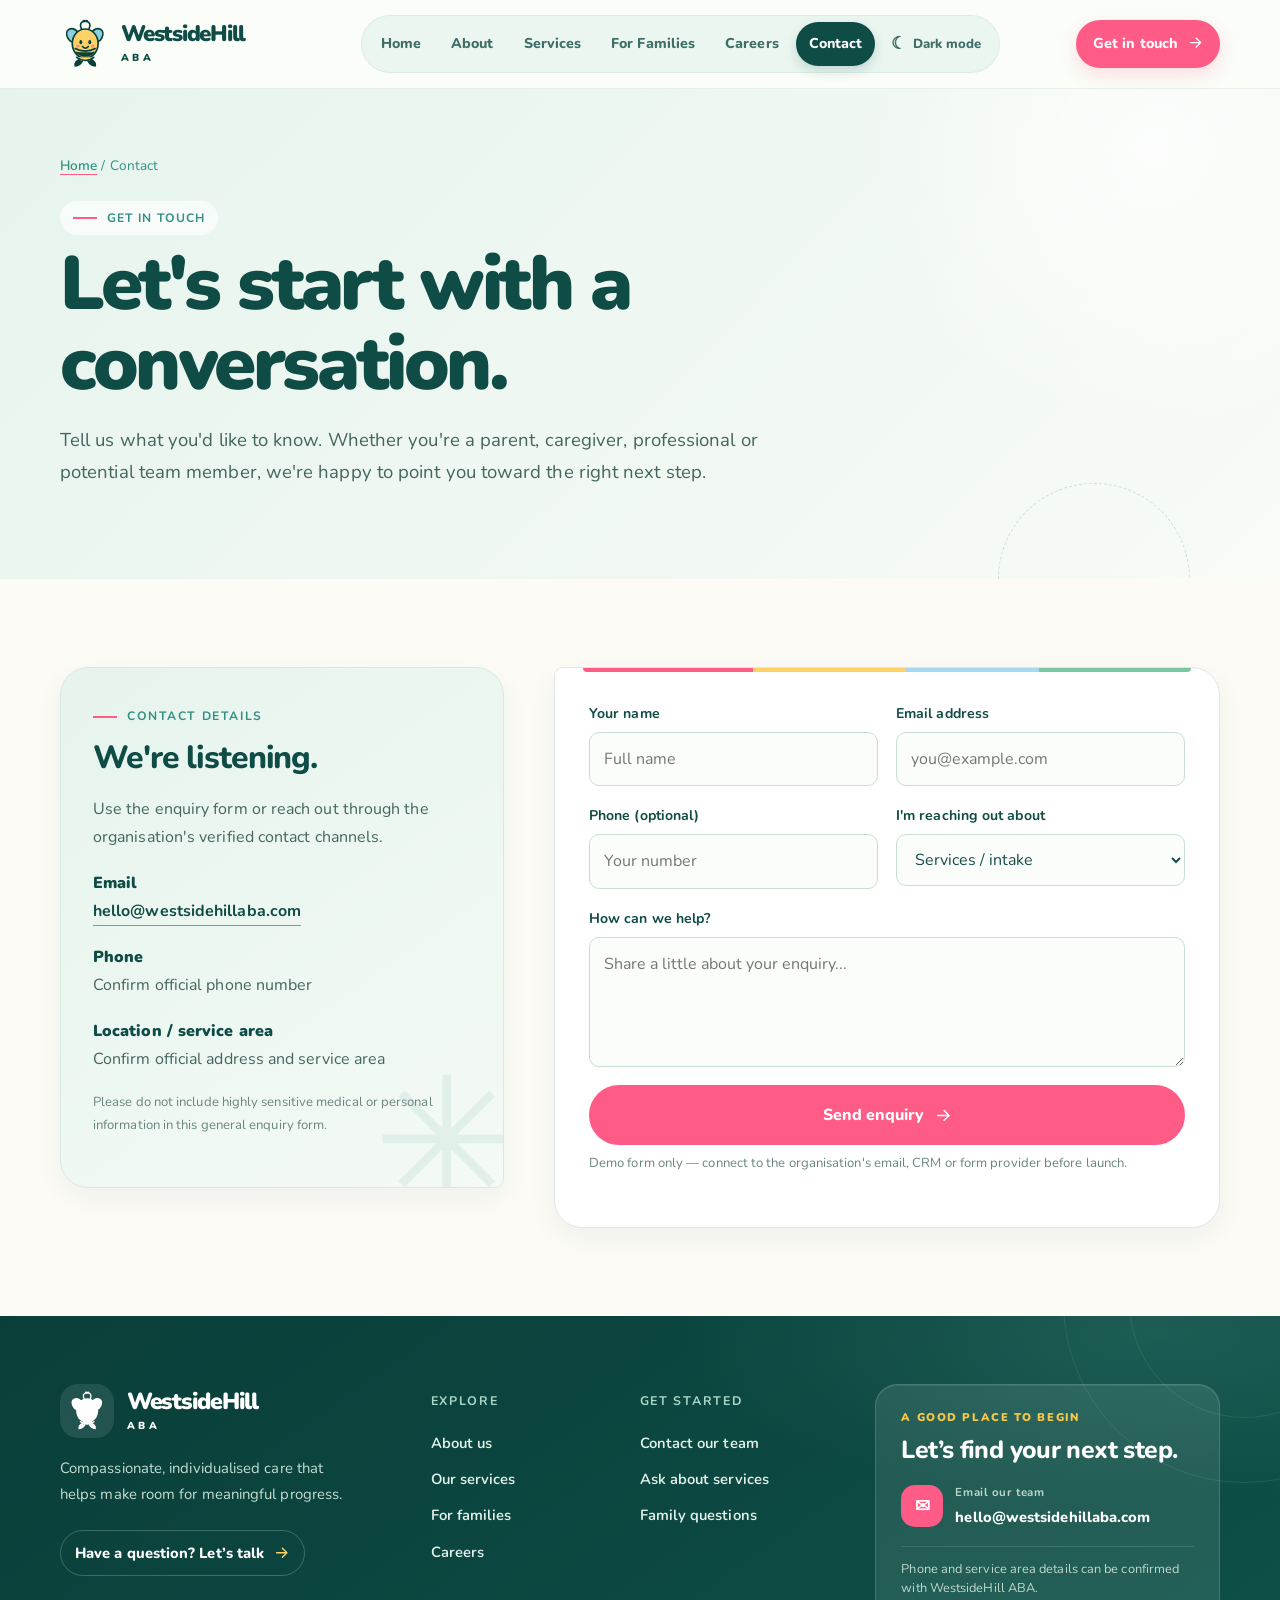
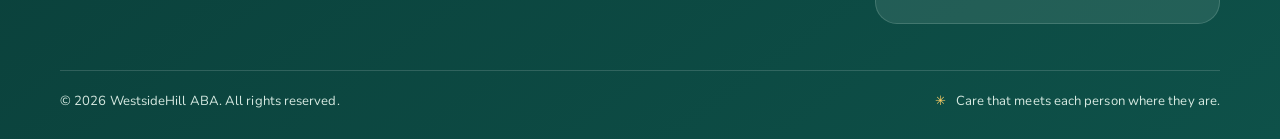
<file: contact.html>
<!doctype html>
<html lang="en"><head><meta charset="utf-8"><meta name="viewport" content="width=device-width, initial-scale=1"><meta name="description" content="WestsideHill ABA supports meaningful progress through compassionate, individualised care."><meta name="theme-color" content="#E6F4ED"><title>Contact | WestsideHill ABA</title><script>try{if(localStorage.getItem("westsidehill-theme")==="dark")document.documentElement.dataset.theme="dark"}catch(e){}</script><link rel="stylesheet" href="assets/style.css"></head>
<body class="page-contact"><div id="site-header"></div><main>
<section class="page-hero brand-page-hero"><div class="container"><div class="crumb"><a href="index.html">Home</a> / Contact</div><span class="eyebrow">Get in touch</span><h1>Let's start with a conversation.</h1><p class="lead">Tell us what you'd like to know. Whether you're a parent, caregiver, professional or potential team member, we're happy to point you toward the right next step.</p></div></section>
<section class="section"><div class="container contact-grid"><aside class="contact-panel"><span class="eyebrow">Contact details</span><h2 style="font-size:2rem;margin-top:14px">We're listening.</h2><p>Use the enquiry form or reach out through the organisation's verified contact channels.</p><p><strong>Email</strong><br><a class="text-link" href="mailto:hello@westsidehillaba.com">hello@westsidehillaba.com</a></p><p><strong>Phone</strong><br>Confirm official phone number</p><p><strong>Location / service area</strong><br>Confirm official address and service area</p><p class="form-note">Please do not include highly sensitive medical or personal information in this general enquiry form.</p></aside>
<form class="form" data-demo-form><div class="field"><label for="name">Your name</label><input id="name" name="name" autocomplete="name" required placeholder="Full name"></div><div class="field"><label for="email">Email address</label><input id="email" name="email" type="email" autocomplete="email" required placeholder="you@example.com"></div><div class="field"><label for="phone">Phone (optional)</label><input id="phone" name="phone" type="tel" autocomplete="tel" placeholder="Your number"></div><div class="field"><label for="reason">I'm reaching out about</label><select id="reason" name="reason"><option>Services / intake</option><option>Family question</option><option>Professional referral</option><option>Careers</option><option>Something else</option></select></div><div class="field full"><label for="message">How can we help?</label><textarea id="message" name="message" required placeholder="Share a little about your enquiry..."></textarea></div><div class="field full"><button class="btn" type="submit">Send enquiry <svg class="arrow-icon" viewBox="0 0 24 24" aria-hidden="true" focusable="false"><path d="M4 12h15M13 5l7 7-7 7"/></svg></button><p class="form-note">Demo form only — connect to the organisation's email, CRM or form provider before launch.</p><p class="form-status" role="status" hidden></p></div></form></div></section>
</main><div id="site-footer"></div><script src="assets/script.js"></script></body></html>
</file>
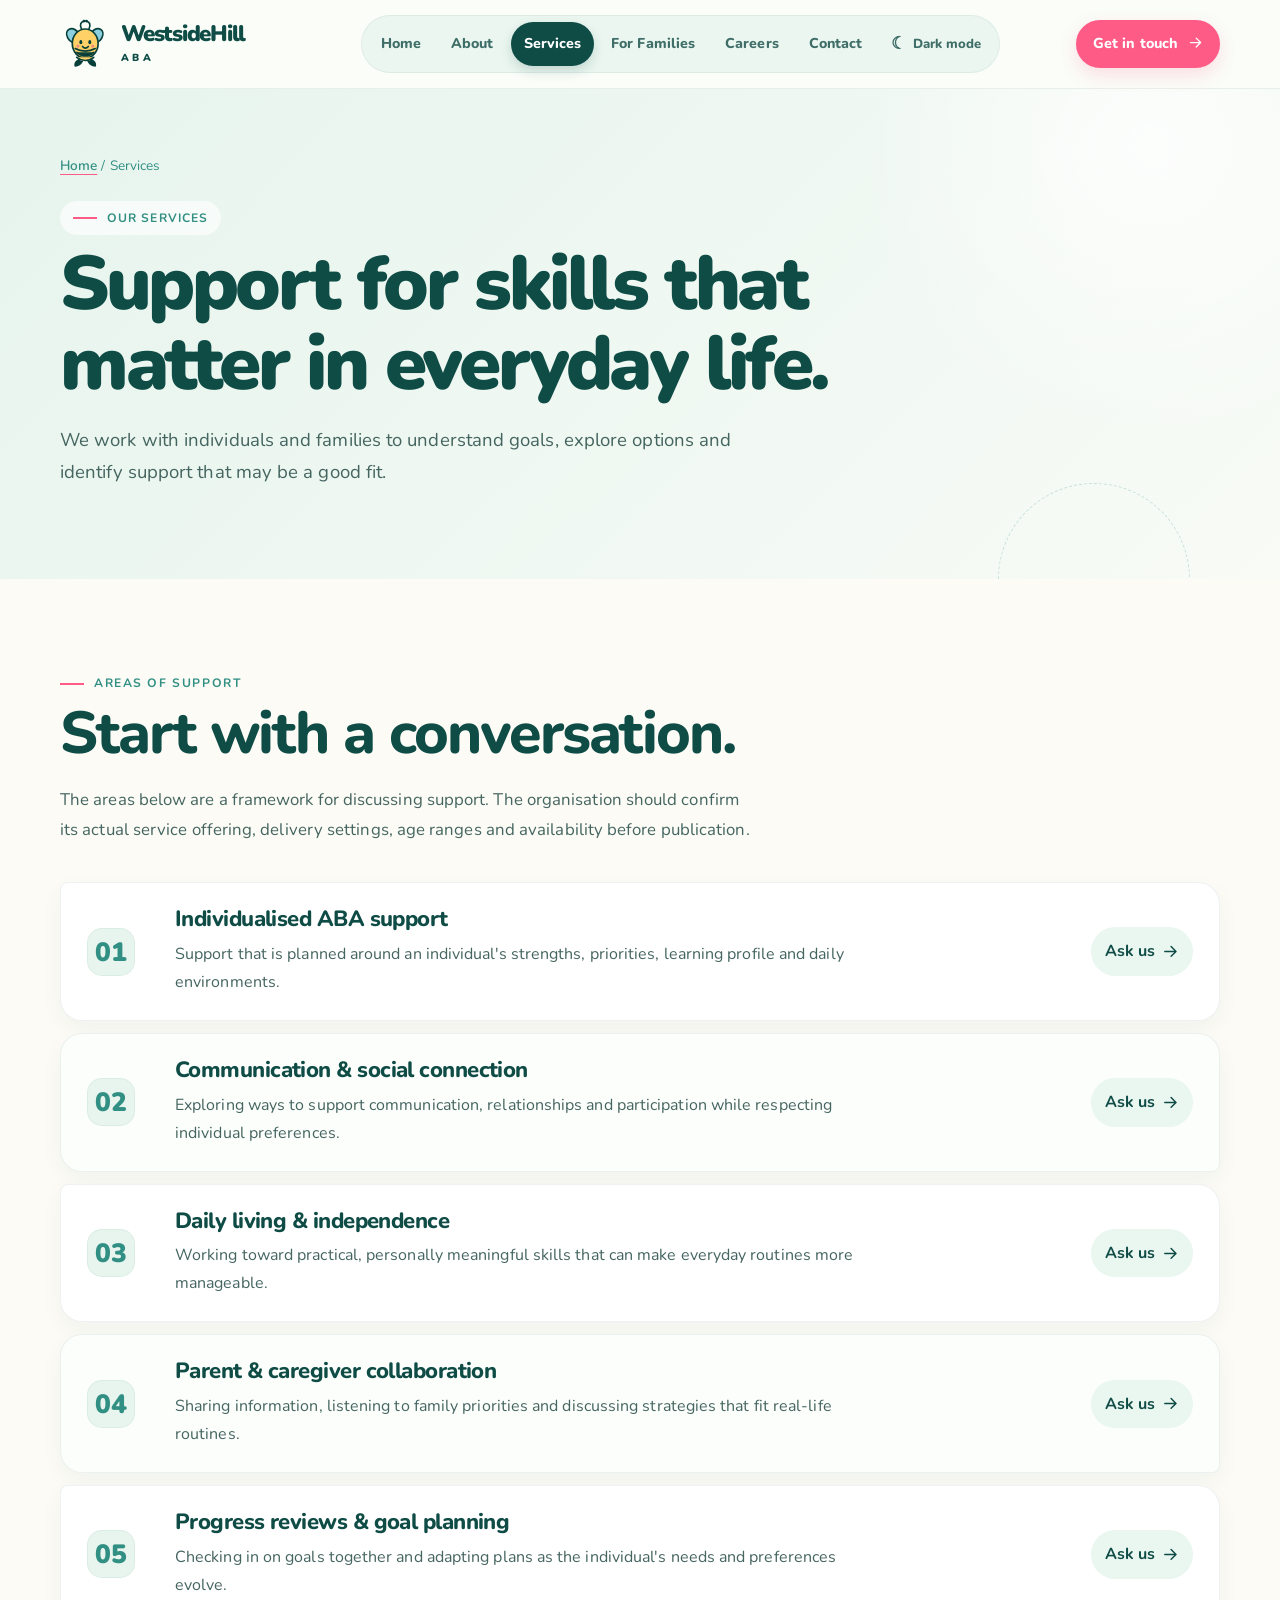
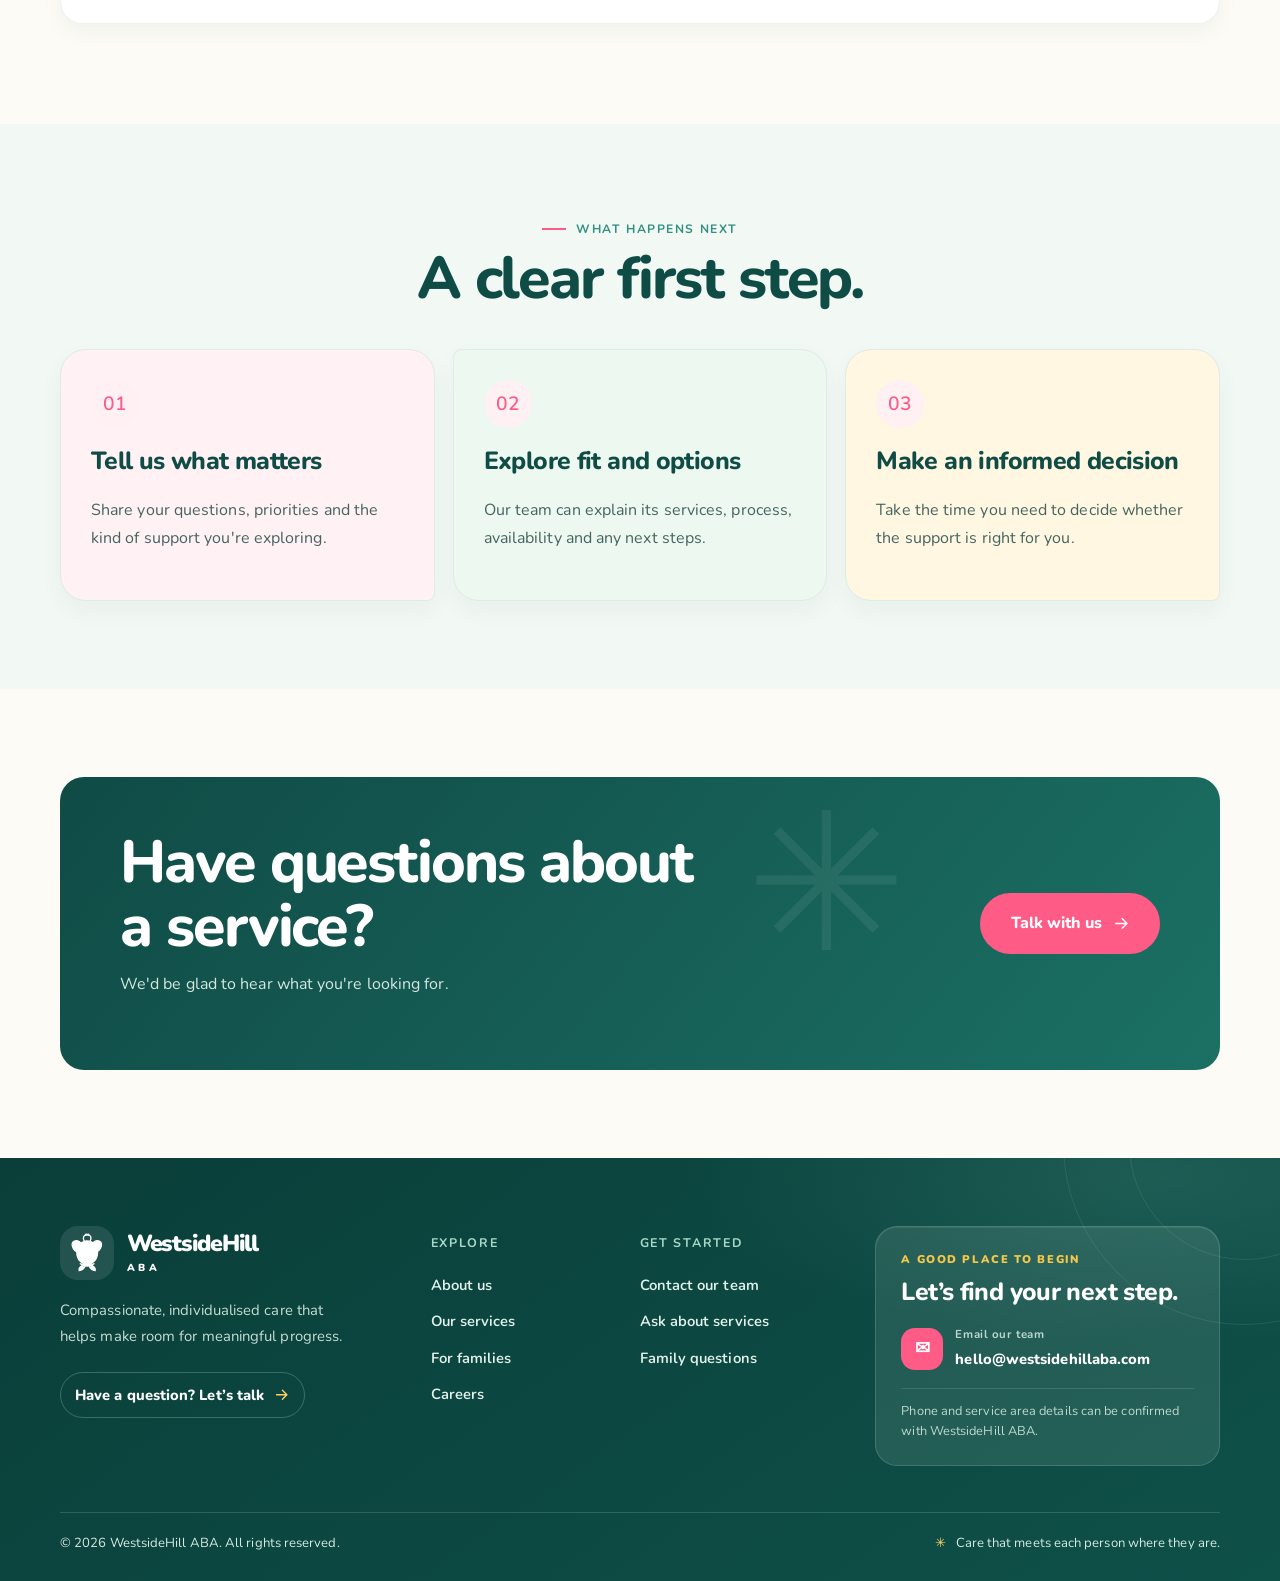
<file: services.html>
<!doctype html>
<html lang="en"><head><meta charset="utf-8"><meta name="viewport" content="width=device-width, initial-scale=1"><meta name="description" content="WestsideHill ABA supports meaningful progress through compassionate, individualised care."><meta name="theme-color" content="#E6F4ED"><title>Services | WestsideHill ABA</title><script>try{if(localStorage.getItem("westsidehill-theme")==="dark")document.documentElement.dataset.theme="dark"}catch(e){}</script><link rel="stylesheet" href="assets/style.css"></head>
<body class="page-services"><div id="site-header"></div><main>
<section class="page-hero brand-page-hero"><div class="container"><div class="crumb"><a href="index.html">Home</a> / Services</div><span class="eyebrow">Our services</span><h1>Support for skills that matter in everyday life.</h1><p class="lead">We work with individuals and families to understand goals, explore options and identify support that may be a good fit.</p></div></section>
<section class="section"><div class="container"><div class="section-head"><span class="eyebrow">Areas of support</span><h2>Start with a conversation.</h2><p>The areas below are a framework for discussing support. The organisation should confirm its actual service offering, delivery settings, age ranges and availability before publication.</p></div>
<div class="service-row"><div class="service-number">01</div><div><h3>Individualised ABA support</h3><p>Support that is planned around an individual's strengths, priorities, learning profile and daily environments.</p></div><a class="text-link" href="contact.html">Ask us <svg class="arrow-icon" viewBox="0 0 24 24" aria-hidden="true" focusable="false"><path d="M4 12h15M13 5l7 7-7 7"/></svg></a></div>
<div class="service-row"><div class="service-number">02</div><div><h3>Communication & social connection</h3><p>Exploring ways to support communication, relationships and participation while respecting individual preferences.</p></div><a class="text-link" href="contact.html">Ask us <svg class="arrow-icon" viewBox="0 0 24 24" aria-hidden="true" focusable="false"><path d="M4 12h15M13 5l7 7-7 7"/></svg></a></div>
<div class="service-row"><div class="service-number">03</div><div><h3>Daily living & independence</h3><p>Working toward practical, personally meaningful skills that can make everyday routines more manageable.</p></div><a class="text-link" href="contact.html">Ask us <svg class="arrow-icon" viewBox="0 0 24 24" aria-hidden="true" focusable="false"><path d="M4 12h15M13 5l7 7-7 7"/></svg></a></div>
<div class="service-row"><div class="service-number">04</div><div><h3>Parent & caregiver collaboration</h3><p>Sharing information, listening to family priorities and discussing strategies that fit real-life routines.</p></div><a class="text-link" href="contact.html">Ask us <svg class="arrow-icon" viewBox="0 0 24 24" aria-hidden="true" focusable="false"><path d="M4 12h15M13 5l7 7-7 7"/></svg></a></div>
<div class="service-row"><div class="service-number">05</div><div><h3>Progress reviews & goal planning</h3><p>Checking in on goals together and adapting plans as the individual's needs and preferences evolve.</p></div><a class="text-link" href="contact.html">Ask us <svg class="arrow-icon" viewBox="0 0 24 24" aria-hidden="true" focusable="false"><path d="M4 12h15M13 5l7 7-7 7"/></svg></a></div>
</div></section>
<section class="section" style="background:#F1F7F2"><div class="container"><div class="section-head center"><span class="eyebrow">What happens next</span><h2>A clear first step.</h2></div><div class="steps"><div class="step"><h3>Tell us what matters</h3><p>Share your questions, priorities and the kind of support you're exploring.</p></div><div class="step"><h3>Explore fit and options</h3><p>Our team can explain its services, process, availability and any next steps.</p></div><div class="step"><h3>Make an informed decision</h3><p>Take the time you need to decide whether the support is right for you.</p></div></div></div></section>
<section class="section"><div class="container cta-band"><div><h2>Have questions about a service?</h2><p>We'd be glad to hear what you're looking for.</p></div><a class="btn" href="contact.html">Talk with us <svg class="arrow-icon" viewBox="0 0 24 24" aria-hidden="true" focusable="false"><path d="M4 12h15M13 5l7 7-7 7"/></svg></a></div></section>
</main><div id="site-footer"></div><script src="assets/script.js"></script></body></html>
</file>
<file: assets/style.css>
@import url('https://fonts.googleapis.com/css2?family=Nunito:wght@400;500;600;700;800;900&display=swap');
:root{--teal:#073F3A;--teal-2:#286D65;--mint:#E5F3EC;--mint-2:#CDE8DE;--blue:#8CCFDE;--yellow:#FFD166;--coral:#EF9279;--cream:#FAF8F1;--ink:#173B39;--white:#fff;--line:#D5E7DF;--shadow:0 16px 45px rgba(7,63,58,.09);--serif:'Playfair Display',Georgia,serif;--sans:'DM Sans',Arial,sans-serif}
*{box-sizing:border-box}html{scroll-behavior:smooth}body{margin:0;background:var(--cream);color:var(--ink);font-family:var(--sans);line-height:1.65}a{color:inherit;text-decoration:none}img{max-width:100%;display:block}button,input,textarea,select{font:inherit}.container{width:min(1160px,calc(100% - 48px));margin:auto}.eyebrow{display:inline-flex;align-items:center;gap:10px;color:var(--teal-2);font-weight:700;letter-spacing:.13em;text-transform:uppercase;font-size:.76rem}.eyebrow:before{content:"";width:24px;height:2px;background:var(--coral)}h1,h2,h3{font-family:var(--serif);font-weight:600;line-height:1.12;color:var(--teal);margin:0 0 20px}h1{font-size:clamp(3rem,7vw,5.7rem);letter-spacing:-.045em}h2{font-size:clamp(2.2rem,4.8vw,3.7rem);letter-spacing:-.035em}h3{font-size:1.55rem}p{margin:0 0 18px;color:#456560}.lead{font-size:1.16rem;max-width:650px}.text-link{font-weight:700;color:var(--teal);border-bottom:1px solid var(--coral);padding-bottom:3px}.btn{display:inline-flex;align-items:center;justify-content:center;gap:10px;padding:15px 22px;border-radius:7px;background:var(--coral);color:#fff;font-weight:700;border:2px solid var(--coral);transition:.22s transform,.22s background,.22s box-shadow}.btn:hover{transform:translateY(-3px);background:#df795f;box-shadow:0 10px 24px rgba(239,146,121,.24)}.btn.secondary{background:transparent;color:var(--teal);border-color:var(--teal)}.btn.secondary:hover{background:var(--teal);color:white}.btn.small{padding:10px 15px;font-size:.9rem}.site-header{position:sticky;top:0;z-index:50;background:rgba(229,243,236,.94);backdrop-filter:blur(14px);border-bottom:1px solid rgba(7,63,58,.08)}.nav-wrap{height:86px;display:flex;align-items:center;justify-content:space-between;gap:24px}.brand{display:flex;align-items:center;gap:9px;min-width:210px}.brand img{width:48px;height:48px}.brand-name{font-family:var(--serif);font-size:1.45rem;line-height:1;color:var(--teal);font-weight:700}.brand-name span{display:block;font:700 .68rem var(--sans);letter-spacing:.35em;margin-top:5px}.nav-links{display:flex;align-items:center;gap:30px}.nav-links a{font-size:.93rem;font-weight:600;color:#315a55;position:relative;padding:8px 0}.nav-links a:after{content:"";position:absolute;left:0;bottom:0;width:0;height:2px;background:var(--coral);transition:width .25s}.nav-links a:hover:after,.nav-links a.active:after{width:100%}.nav-cta{margin-left:4px}.menu-toggle{display:none;background:none;border:0;color:var(--teal);font-size:1.8rem;cursor:pointer}.hero{position:relative;overflow:hidden;background:var(--mint);padding:92px 0 78px}.hero-grid{display:grid;grid-template-columns:1.02fr .98fr;align-items:center;gap:50px}.hero-copy{position:relative;z-index:2}.hero h1 em{font-style:normal;color:var(--teal-2)}.hero .lead{font-size:1.18rem;max-width:590px;margin:26px 0 30px}.hero-actions{display:flex;gap:14px;flex-wrap:wrap}.hero-art{position:relative;min-height:470px}.hero-photo{position:absolute;right:5%;top:3%;width:78%;height:410px;object-fit:cover;border-radius:48% 48% 16px 16px;z-index:1}.photo-frame{position:absolute;right:0;top:0;width:80%;height:430px;border:2px solid var(--teal-2);border-radius:48% 48% 18px 18px;transform:rotate(3deg)}.bee-float{position:absolute;z-index:3;width:145px;left:0;bottom:35px;transform:rotate(-9deg);filter:drop-shadow(0 12px 8px rgba(7,63,58,.12))}.scribble{position:absolute;color:var(--coral);font-size:4rem;font-family:var(--serif);line-height:1}.star{position:absolute;color:#E6B33D;font-size:2.5rem}.hero-doodle{position:absolute;right:8%;bottom:10%;width:100px;height:50px;border:2px dashed var(--teal-2);border-radius:50%;transform:rotate(-18deg);opacity:.55}.trust-strip{background:var(--teal);color:white;padding:17px 0}.trust-inner{display:flex;justify-content:center;gap:clamp(18px,5vw,70px);flex-wrap:wrap;font-size:.9rem;font-weight:600}.trust-inner span:before{content:"✳";color:var(--yellow);margin-right:9px}.section{padding:88px 0}.section-head{max-width:700px;margin-bottom:42px}.section-head.center{text-align:center;margin-inline:auto}.section-head.center .eyebrow{justify-content:center}.section-head p{font-size:1.05rem}.split{display:grid;grid-template-columns:1fr 1fr;gap:64px;align-items:center}.image-stack{position:relative;padding:0 28px 28px 0}.image-stack img{height:470px;width:100%;object-fit:cover;border-radius:12px;position:relative;z-index:1}.image-stack:after{content:"";position:absolute;right:0;bottom:0;width:78%;height:75%;border:3px solid var(--mint-2);border-radius:12px}.note-card{background:var(--yellow);padding:24px 28px;border-radius:8px;max-width:240px;position:absolute;right:-12px;bottom:55px;z-index:2;transform:rotate(3deg);box-shadow:var(--shadow)}.note-card strong{font:600 1.35rem var(--serif);color:var(--teal)}.cards{display:grid;grid-template-columns:repeat(3,1fr);gap:20px}.card{background:white;border:1px solid var(--line);border-radius:12px;padding:30px;transition:.25s transform,.25s box-shadow}.card:hover{transform:translateY(-5px);box-shadow:var(--shadow)}.icon-badge{width:54px;height:54px;border-radius:50%;display:grid;place-items:center;background:var(--mint);color:var(--teal);font-size:1.45rem;margin-bottom:22px}.card p{font-size:.96rem}.card .text-link{display:inline-block;margin-top:8px}.values-grid{display:grid;grid-template-columns:repeat(4,1fr);gap:14px}.value{background:#fff;border:2px solid var(--mint-2);border-radius:12px;padding:27px 22px;min-height:190px}.value .value-icon{font-size:2rem;color:var(--teal-2);margin-bottom:18px}.value h3{font-size:1.35rem;margin-bottom:10px}.value p{font-size:.9rem;margin:0}.cta-band{background:var(--teal);color:white;border-radius:18px;padding:54px 60px;display:flex;align-items:center;justify-content:space-between;gap:32px;position:relative;overflow:hidden}.cta-band:after{content:"✳";position:absolute;right:27%;top:-48px;font-size:12rem;color:rgba(255,255,255,.07)}.cta-band h2{color:white;max-width:600px;margin-bottom:12px}.cta-band p{color:#D4E8E1}.cta-band .btn{position:relative;z-index:2;white-space:nowrap}.page-hero{background:var(--mint);padding:74px 0 70px;position:relative;overflow:hidden}.page-hero h1{font-size:clamp(2.8rem,6vw,4.7rem);max-width:850px}.page-hero .lead{max-width:720px}.crumb{font-size:.85rem;color:var(--teal-2);margin-bottom:22px}.crumb a{text-decoration:underline;text-decoration-color:var(--coral);text-underline-offset:4px}.service-row{display:grid;grid-template-columns:90px 1fr auto;gap:26px;align-items:center;padding:30px 0;border-bottom:1px solid var(--line)}.service-number{font:600 2.5rem var(--serif);color:#9BCFC0}.service-row h3{margin-bottom:8px}.service-row p{max-width:680px;margin:0}.service-row .text-link{white-space:nowrap}.steps{display:grid;grid-template-columns:repeat(3,1fr);gap:18px;counter-reset:step}.step{padding:28px;background:var(--mint);border-radius:12px;counter-increment:step}.step:before{content:"0" counter(step);display:block;font:600 2rem var(--serif);color:var(--coral);margin-bottom:20px}.faq-list{max-width:850px;margin:auto}.faq-item{border-bottom:1px solid var(--line)}.faq-q{width:100%;padding:22px 0;background:none;border:0;text-align:left;display:flex;justify-content:space-between;gap:20px;color:var(--teal);font:600 1.2rem var(--serif);cursor:pointer}.faq-q span:last-child{font:400 1.5rem var(--sans)}.faq-a{display:none;padding:0 40px 20px 0}.faq-item.open .faq-a{display:block}.faq-item.open .faq-q span:last-child{transform:rotate(45deg)}.contact-grid{display:grid;grid-template-columns:.8fr 1.2fr;gap:50px}.contact-panel{background:var(--mint);padding:32px;border-radius:14px}.form{background:#fff;border:1px solid var(--line);border-radius:14px;padding:34px;display:grid;grid-template-columns:1fr 1fr;gap:18px}.field{display:flex;flex-direction:column;gap:7px}.field.full{grid-column:1/-1}.field label{font-weight:700;font-size:.88rem;color:var(--teal)}.field input,.field textarea,.field select{border:1px solid #C8DED5;border-radius:7px;padding:13px 14px;background:#FBFDFB;color:var(--ink);outline:none}.field input:focus,.field textarea:focus,.field select:focus{border-color:var(--teal-2);box-shadow:0 0 0 3px rgba(40,109,101,.1)}.field textarea{min-height:130px;resize:vertical}.form-note{font-size:.82rem;color:#6B8580}.site-footer{background:#073F3A;color:white;padding:62px 0 24px}.footer-grid{display:grid;grid-template-columns:1.4fr 1fr 1fr 1fr;gap:38px;padding-bottom:44px}.footer-brand{display:flex;gap:10px;align-items:center;margin-bottom:18px}.footer-brand img{width:48px;filter:brightness(0) invert(1)}.footer-brand .brand-name{color:white}.site-footer p,.site-footer a{color:#D4E8E1;font-size:.92rem}.site-footer h4{font-size:.9rem;letter-spacing:.1em;text-transform:uppercase;margin:0 0 17px;color:var(--yellow)}.footer-links{display:grid;gap:10px}.footer-bottom{border-top:1px solid rgba(255,255,255,.18);padding-top:20px;display:flex;justify-content:space-between;gap:20px;color:#C5DCD5;font-size:.82rem}.footer-disclaimer{max-width:760px;font-size:.78rem;color:#AFCFC5;margin-top:14px}.reveal{opacity:0;transform:translateY(18px);transition:opacity .7s ease,transform .7s ease}.reveal.visible{opacity:1;transform:none}.decor{position:absolute;pointer-events:none;opacity:.8}.decor.star-one{right:9%;top:20px;color:var(--yellow);font-size:3rem}.decor.loop{right:4%;bottom:15px;width:90px;height:40px;border:2px dashed var(--teal-2);border-radius:50%;transform:rotate(-20deg)}.mobile-cta{display:none}
@media(max-width:900px){.nav-links{gap:17px}.nav-links a{font-size:.86rem}.brand{min-width:auto}.hero-grid{gap:24px}.hero-art{min-height:390px}.hero-photo{height:350px}.photo-frame{height:370px}.cards{grid-template-columns:repeat(2,1fr)}.values-grid{grid-template-columns:repeat(2,1fr)}.footer-grid{grid-template-columns:repeat(2,1fr)}}
@media(max-width:700px){.container{width:min(100% - 36px,560px)}.nav-wrap{height:74px}.brand img{width:42px;height:42px}.brand-name{font-size:1.2rem}.menu-toggle{display:block}.nav-cta{display:none}.nav-links{position:absolute;top:73px;left:0;right:0;background:var(--mint);padding:12px 22px 24px;display:none;flex-direction:column;align-items:stretch;gap:4px;border-bottom:1px solid var(--line);box-shadow:0 18px 24px rgba(7,63,58,.08)}.nav-links.open{display:flex;animation:menuIn .22s ease}.nav-links a{padding:12px 4px;font-size:1rem}.nav-links a:after{bottom:5px}.mobile-cta{display:block;margin-top:12px}.hero{padding:58px 0 52px}.hero-grid{grid-template-columns:1fr;gap:36px}.hero h1{font-size:clamp(2.8rem,13vw,4.2rem)}.hero .lead{font-size:1.05rem;margin:20px 0 24px}.hero-art{min-height:330px;max-width:470px;width:100%;margin:auto}.hero-photo{width:78%;height:300px;right:7%}.photo-frame{width:80%;height:315px;right:1%}.bee-float{width:112px;bottom:10px}.trust-inner{gap:10px 22px;font-size:.78rem}.section{padding:62px 0}.split{grid-template-columns:1fr;gap:36px}.image-stack img{height:350px}.note-card{right:-4px;bottom:35px}.cards{grid-template-columns:1fr}.values-grid{grid-template-columns:1fr 1fr}.value{padding:21px 17px;min-height:170px}.cta-band{padding:34px 26px;display:block}.cta-band .btn{margin-top:18px}.page-hero{padding:52px 0}.page-hero h1{font-size:clamp(2.6rem,12vw,4rem)}.service-row{grid-template-columns:48px 1fr;gap:14px;padding:24px 0}.service-number{font-size:1.8rem}.service-row .text-link{grid-column:2}.steps{grid-template-columns:1fr}.contact-grid{grid-template-columns:1fr;gap:24px}.form{grid-template-columns:1fr;padding:24px}.field.full{grid-column:auto}.footer-grid{grid-template-columns:1fr 1fr;gap:30px 20px}.footer-grid>div:first-child{grid-column:1/-1}.footer-bottom{display:block}.footer-bottom span{display:block;margin-top:8px}}
@media(max-width:390px){.values-grid{grid-template-columns:1fr}.hero-actions .btn{width:100%}.footer-grid{grid-template-columns:1fr}.footer-grid>div:first-child{grid-column:auto}}
@keyframes menuIn{from{opacity:0;transform:translateY(-8px)}to{opacity:1;transform:none}}
@media(prefers-reduced-motion:reduce){*,*:before,*:after{scroll-behavior:auto!important;animation-duration:.01ms!important;transition-duration:.01ms!important}.reveal{opacity:1;transform:none}}

/* WestsideHill's brighter, hand-drawn brand direction */
:root{--teal:#0F4C46;--teal-2:#328F83;--mint:#E6F4ED;--mint-2:#CDE9DD;--blue:#A7D8F0;--yellow:#FFD166;--coral:#FF5B87;--cream:#FCFBF6;--ink:#174C4B;--line:#DBE9E2;--shadow:0 16px 45px rgba(15,76,70,.10)}
.home-hero{padding:78px 0 62px;background:radial-gradient(ellipse at 85% 50%,rgba(255,255,255,.82),transparent 44%),var(--mint)}
.home-hero .hero-grid{grid-template-columns:1.05fr .95fr;gap:25px}.home-hero h1{max-width:660px;font-size:clamp(3.35rem,6.2vw,5.45rem);letter-spacing:-.05em}.home-hero h1 em{color:var(--teal-2)}.home-hero .hero-copy>.eyebrow{letter-spacing:.075em;text-transform:none;font-size:.92rem}.home-hero .hero-copy>.eyebrow:before{width:0}.home-hero .hero .lead,.home-hero .lead{max-width:540px}.home-hero .btn{border-radius:999px;padding:14px 24px}.home-hero .btn.secondary{border-color:#8DB8AC}.home-hero .hero-art{min-height:490px}.home-hero .hero-photo{height:435px;width:78%;border-radius:48% 48% 18px 18px;box-shadow:0 18px 42px rgba(15,76,70,.12)}.home-hero .photo-frame{height:452px;border-color:#8BCBBC}.home-hero .bee-float{width:132px;bottom:20px;left:0}.home-hero .star{color:#F4BC30}.home-hero .scribble{color:var(--coral)}.hero-caption{position:absolute;z-index:4;right:0;bottom:18px;background:#fff;border-radius:18px 18px 18px 4px;padding:15px 20px;color:#39756D;font:italic 1rem var(--serif);box-shadow:var(--shadow);transform:rotate(3deg)}.hero-caption strong{display:block;color:var(--teal);font-size:1.22rem}.hero-caption span{position:absolute;color:var(--coral);right:12px;bottom:-20px;font-size:2rem}.hero-proof{display:flex;align-items:center;gap:10px;margin-top:30px;color:#47746D;font-size:.82rem;font-weight:600}.proof-bee{display:grid;place-items:center;width:30px;height:30px;background:#fff;color:#F0B929;border-radius:50%;font-size:1.2rem}.hero-proof i{font-style:normal;color:var(--coral);padding:0 5px}.trust-strip{background:var(--teal)}.home-hero+.trust-strip .trust-inner{justify-content:space-between}.home-hero+.trust-strip .trust-inner span:before{content:'♡';color:var(--coral)}
.services-home{background:#F2F8F3}.services-home .card{border:0;border-radius:18px;box-shadow:0 10px 28px rgba(15,76,70,.055);padding:32px}.services-home .card h3{font-size:1.45rem}.icon-badge{border-radius:17px}.icon-badge.coral{background:#FFF0F4;color:var(--coral)}.icon-badge.blue{background:#E8F6FC;color:#2089A4}.icon-badge.yellow{background:#FFF6DC;color:#D89A13}
.values-section{padding:48px 0;background:#fff}.values-layout{display:grid;grid-template-columns:1.3fr repeat(4,1fr);align-items:center}.values-title{padding:12px 28px 12px 14px}.values-title h2{font-size:2.6rem;margin:12px 0 0;max-width:230px}.hand-underline{display:block;color:#F4BD28;font-size:3.4rem;line-height:.5;transform:rotate(-6deg);margin:16px 0 0}.values-layout .value{min-height:0;text-align:center;background:none;border:0;border-left:1px solid var(--line);border-radius:0;padding:15px 20px}.value-icon{width:72px;height:58px;margin:0 auto 12px;border-radius:50%;display:grid;place-items:center;font-size:2rem}.value-icon.pink{background:#FFE4EB;color:var(--coral)}.value-icon.mint{background:#DEF2E6;color:#328F83}.value-icon.gold{background:#FFF0C6;color:#E3A91B}.value-icon.sky{background:#DDF2FB;color:#238BA2}.values-layout .value h3{font-size:1.25rem;margin:0 0 8px}.values-layout .value p{font-size:.87rem;margin:0;line-height:1.5}
@media(max-width:900px){.home-hero .hero-grid{grid-template-columns:1fr 1fr}.home-hero h1{font-size:clamp(3rem,6.8vw,4.4rem)}.values-layout{grid-template-columns:repeat(2,1fr);gap:12px}.values-title{grid-column:1/-1;padding:0 10px 8px}.values-title h2{max-width:none}.values-layout .value{border-left:0;border-top:1px solid var(--line)}}
@media(max-width:700px){.home-hero{padding:54px 0 45px}.home-hero .hero-grid{grid-template-columns:1fr;gap:28px}.home-hero h1{font-size:clamp(3rem,12vw,4rem)}.home-hero .hero-art{min-height:345px}.home-hero .hero-photo{height:310px}.home-hero .photo-frame{height:326px}.home-hero .bee-float{width:100px}.hero-caption{bottom:6px;right:0;padding:11px 14px}.hero-proof{align-items:flex-start;font-size:.74rem}.home-hero+.trust-strip .trust-inner{justify-content:center}.values-section{padding:36px 0}.values-title h2{font-size:2.3rem}.values-layout .value{padding:18px 10px}.values-layout .value p{font-size:.82rem}}

/* Shared page system: consistent color, spacious layouts and a single arrow icon */
.arrow-icon{width:1.05em;height:1.05em;display:inline-block;vertical-align:-.16em;flex:none;fill:none;stroke:currentColor;stroke-width:1.8;stroke-linecap:round;stroke-linejoin:round;transition:transform .2s ease}.btn:hover .arrow-icon,.text-link:hover .arrow-icon{transform:translateX(3px)}
.brand-page-hero{background:radial-gradient(circle at 88% 18%,rgba(255,255,255,.8),transparent 22%),linear-gradient(125deg,#E6F4ED 0%,#F3F9F4 100%);padding:66px 0 72px}.brand-page-hero:after{content:"";position:absolute;width:190px;height:190px;border:1px dashed rgba(50,143,131,.24);border-radius:50%;right:7%;bottom:-96px}.brand-page-hero .container{position:relative;z-index:1}.brand-page-hero h1{max-width:850px}.brand-page-hero .lead{max-width:700px}.crumb{margin-bottom:24px}.crumb a{font-weight:600}.page-hero .eyebrow{margin-bottom:10px}
.section[style*="background:#F1F7F2"]{background:#F2F8F3!important}.section-head{margin-bottom:38px}.section-head h2{margin-top:8px}.section-head p{max-width:700px}.section-head.center p{margin-inline:auto}
.service-row{position:relative;background:#fff;border:1px solid var(--line);border-radius:16px;padding:24px 26px;margin:12px 0;grid-template-columns:62px 1fr auto;transition:transform .2s ease,box-shadow .2s ease,border-color .2s ease}.service-row:hover{transform:translateY(-2px);box-shadow:var(--shadow);border-color:#B8DCCF}.service-number{width:48px;height:48px;display:grid;place-items:center;background:#E8F5EE;border-radius:15px;color:var(--teal-2);font-size:1.65rem}.service-row h3{font-size:1.38rem}.service-row .text-link{border:0;display:inline-flex;align-items:center;gap:7px}.steps .step{border:1px solid #DDECE4;background:#fff;border-radius:17px;padding:30px;box-shadow:0 10px 24px rgba(15,76,70,.045)}.steps .step:before{width:48px;height:48px;border-radius:50%;display:grid;place-items:center;background:#FFF0F4;color:var(--coral);font-size:1.2rem;margin-bottom:20px}
.brand-page-hero+.section .image-stack img{border-radius:24px}.image-stack:after{border-color:#BFE3D5;border-radius:24px}.note-card{border-radius:16px 16px 16px 4px;background:#FFF1C9}.values-grid .value{background:#fff;border:1px solid var(--line);border-radius:16px;transition:transform .2s ease,box-shadow .2s ease}.values-grid .value:hover{transform:translateY(-3px);box-shadow:var(--shadow)}.values-grid .value-icon{width:50px;height:50px;display:grid;place-items:center;background:#E6F4ED;border-radius:15px;color:var(--teal-2)}
.contact-grid{align-items:start}.contact-panel{border-radius:20px;background:linear-gradient(145deg,#E6F4ED,#F4FAF5);border:1px solid #D7EAE0}.form{border:1px solid var(--line);border-radius:20px;box-shadow:0 12px 34px rgba(15,76,70,.055)}.field input,.field textarea,.field select{border-radius:10px}.field input:focus,.field textarea:focus,.field select:focus{border-color:var(--teal-2);box-shadow:0 0 0 4px rgba(50,143,131,.12)}.faq-item{border-color:#D9E9E1}.faq-q{font-size:1.25rem}.faq-item.open .faq-q{color:var(--teal-2)}
.cta-band{border-radius:24px;background:linear-gradient(125deg,#0F4C46,#17665D)}.cta-band .btn{border-radius:999px;min-width:180px}.site-footer{background:#0B403C}.footer-links a:hover{color:#FFD166}.site-header{background:rgba(230,244,237,.94)}
@media(max-width:700px){.brand-page-hero{padding:48px 0 52px}.brand-page-hero:after{width:120px;height:120px;right:-20px;bottom:-65px}.service-row{grid-template-columns:44px 1fr;gap:12px;padding:20px 16px}.service-number{width:40px;height:40px;font-size:1.3rem}.service-row h3{font-size:1.2rem}.service-row .text-link{grid-column:2}.brand-page-hero+.section .image-stack img{height:330px}.contact-panel,.form{padding:25px}.cta-band{border-radius:19px}}

/* Friendly type, more expressive navigation, and consistent page polish */
:root{--sans:'Nunito',Arial,sans-serif;--serif:'Nunito',Arial,sans-serif}
body{font-family:var(--sans);font-size:16px;letter-spacing:.005em}
h1,h2,h3,.brand-name,.note-card strong,.faq-q{font-family:var(--serif);letter-spacing:-.035em;font-weight:800}
h1{line-height:1.04;letter-spacing:-.045em}h2{line-height:1.08}h3{letter-spacing:-.025em}
p{line-height:1.75}
.site-header{background:rgba(250,253,249,.88);border-bottom:1px solid rgba(15,76,70,.08);transition:background .3s ease,box-shadow .3s ease,border-color .3s ease}
.site-header.is-scrolled{background:rgba(255,255,255,.96);box-shadow:0 10px 30px rgba(15,76,70,.10);border-color:rgba(15,76,70,.04)}
.nav-wrap{height:88px;transition:height .3s ease}.is-scrolled .nav-wrap{height:74px}
.brand{gap:11px;min-width:225px;transition:transform .25s ease}.brand:hover{transform:translateY(-1px)}.brand img{width:50px;height:50px;transition:transform .35s cubic-bezier(.2,.8,.2,1)}.brand:hover img{transform:rotate(-8deg) scale(1.05)}.brand-name{font-size:1.4rem;line-height:.98;font-weight:900;letter-spacing:-.055em}.brand-name span{font-family:var(--sans);font-weight:900;letter-spacing:.32em;font-size:.64rem;margin-top:6px}
.nav-links{gap:4px;padding:6px;background:rgba(230,244,237,.7);border:1px solid rgba(15,76,70,.06);border-radius:999px}
.nav-links a:not(.btn){z-index:0;padding:10px 13px;border-radius:999px;font-size:.89rem;font-weight:800;color:#3E6E67;transition:color .22s ease,transform .22s ease,background .22s ease}
.nav-links a:not(.btn):after{display:none}.nav-links a:not(.btn):hover{color:var(--teal);transform:translateY(-1px);background:rgba(255,255,255,.85)}.nav-links a.active:not(.btn){color:#fff;background:var(--teal);box-shadow:0 5px 12px rgba(15,76,70,.18)}
.nav-cta{margin-left:0;box-shadow:0 7px 18px rgba(255,91,135,.19)}.btn{border-radius:999px;font-weight:800;letter-spacing:.005em}.btn:focus-visible,.nav-links a:focus-visible,.menu-toggle:focus-visible,.faq-q:focus-visible,.text-link:focus-visible{outline:3px solid #F2BC35;outline-offset:3px}
.menu-toggle{width:46px;height:46px;border-radius:50%;border:1px solid rgba(15,76,70,.12);background:#fff;display:none;align-items:center;justify-content:center;flex-direction:column;gap:5px;padding:0;box-shadow:0 4px 12px rgba(15,76,70,.07)}.menu-toggle span{width:18px;height:2px;border-radius:2px;background:var(--teal);transition:transform .24s ease,opacity .2s ease,width .2s ease}.menu-toggle span:nth-child(2){width:13px;margin-left:5px}.menu-toggle.is-open span:first-child{transform:translateY(7px) rotate(45deg)}.menu-toggle.is-open span:nth-child(2){opacity:0;width:18px}.menu-toggle.is-open span:last-child{transform:translateY(-7px) rotate(-45deg)}
.arrow-icon{width:1.05em;height:1.05em;stroke-width:2.1}
.hero,.home-hero{background-image:radial-gradient(circle at 6% 14%,rgba(255,255,255,.82) 0 3px,transparent 4px),radial-gradient(circle at 92% 80%,rgba(50,143,131,.12) 0 5px,transparent 6px),linear-gradient(135deg,#E6F4ED,#F4FAF5)}
.home-hero .hero-copy>.eyebrow{background:rgba(255,255,255,.75);padding:9px 15px;border-radius:999px;border:1px solid rgba(15,76,70,.07);font-weight:800}.home-hero h1{font-weight:900}.home-hero .lead{line-height:1.8}
.brand-page-hero{background-image:radial-gradient(circle at 90% 12%,rgba(255,255,255,.8),transparent 24%),linear-gradient(135deg,#E6F4ED 0%,#F8FBF6 100%)}.brand-page-hero h1{font-size:clamp(3rem,6vw,4.75rem);font-weight:900;max-width:900px}.brand-page-hero .eyebrow{padding:7px 13px;border-radius:999px;background:rgba(255,255,255,.65);letter-spacing:.09em}
.card,.value,.step,.contact-panel,.form{box-shadow:0 10px 28px rgba(15,76,70,.055)}.card{border-radius:20px}.card h3{font-size:1.48rem}.icon-badge{border-radius:18px}.values-layout .value{box-shadow:none}.service-row{border-radius:18px}.contact-panel,.form{border-radius:22px}
.faq-q{font-weight:800}.faq-item{transition:padding .2s ease}.faq-item.open{padding-left:14px;border-left:3px solid var(--coral)}
.reveal{transition:opacity .65s ease,transform .65s cubic-bezier(.2,.75,.25,1);transition-delay:var(--reveal-delay,0ms)}.reveal.visible{transition-delay:0ms}.card.reveal,.service-row.reveal,.step.reveal,.faq-item.reveal,.value.reveal{transform:translateY(16px) scale(.99)}.card.reveal.visible,.service-row.reveal.visible,.step.reveal.visible,.faq-item.reveal.visible,.value.reveal.visible{transform:none}
.site-footer{background:linear-gradient(140deg,#0B403C,#0F5149)}.footer-brand img{transition:transform .3s ease}.footer-brand:hover img{transform:rotate(-8deg)}
@media(max-width:1000px){.nav-links{gap:1px}.nav-links a:not(.btn){padding:9px 10px;font-size:.84rem}.brand{min-width:auto}.brand-name{font-size:1.25rem}}
@media(max-width:700px){body.menu-open{overflow:hidden}.site-header{background:rgba(255,255,255,.96)}.nav-wrap,.is-scrolled .nav-wrap{height:72px}.menu-toggle{display:flex;position:relative;z-index:61}.nav-cta{display:none}.nav-links{position:fixed;inset:72px 0 0;z-index:60;display:flex;flex-direction:column;align-items:stretch;justify-content:flex-start;gap:8px;padding:22px 24px 32px;border:0;border-radius:0;background:rgba(246,251,247,.98);backdrop-filter:blur(20px);box-shadow:0 20px 40px rgba(15,76,70,.13);visibility:hidden;opacity:0;transform:translateY(-12px);transition:opacity .25s ease,transform .3s cubic-bezier(.2,.8,.2,1),visibility .3s;overflow-y:auto}.nav-links.open{display:flex;visibility:visible;opacity:1;transform:none;animation:none}.nav-links a:not(.btn){display:flex;align-items:center;justify-content:space-between;padding:15px 16px;border-radius:14px;background:rgba(255,255,255,.7);font-size:1.05rem}.nav-links a:not(.btn):after{display:block;content:'›';position:static;width:auto;height:auto;background:none;color:#92BDB0;font-size:1.5rem;line-height:1;transition:transform .2s ease}.nav-links a:not(.btn):hover:after{transform:translateX(4px)}.nav-links a.active:not(.btn){color:#fff;background:var(--teal)}.nav-links a.active:not(.btn):after{color:#fff}.mobile-cta{display:flex;margin-top:8px;padding:15px 18px;justify-content:center}.brand-page-hero h1{font-size:clamp(2.7rem,11vw,4rem)}.home-hero .hero-copy>.eyebrow{font-size:.78rem}.reveal{transition-duration:.5s}}
@media(prefers-reduced-motion:reduce){.site-header,.nav-wrap,.brand,.brand img,.nav-links,.nav-links a,.menu-toggle span,.reveal,.card,.service-row,.step,.faq-item{transition:none!important;animation:none!important}.reveal{opacity:1;transform:none!important}}

/* Landing-page bento and responsive navigation panel */
.bento-section{background:#F4F9F5}.bento-section .section-head{max-width:760px}.bento-section .section-head h2{max-width:700px}.bento-grid{display:grid;grid-template-columns:1.15fr 1fr 1fr;grid-template-rows:250px 250px;gap:18px}.bento-card{position:relative;overflow:hidden;border-radius:26px;padding:28px;border:1px solid rgba(15,76,70,.07);box-shadow:0 12px 30px rgba(15,76,70,.055);transition:transform .28s ease,box-shadow .28s ease}.bento-card:hover{transform:translateY(-4px);box-shadow:0 20px 40px rgba(15,76,70,.11)}.bento-main{grid-row:span 2;background:linear-gradient(145deg,#0F4C46,#17685E);color:#fff;padding:36px;display:flex;flex-direction:column;align-items:flex-start;justify-content:flex-end}.bento-symbol{position:absolute;top:30px;left:34px;width:58px;height:58px;border-radius:20px;background:rgba(255,255,255,.13);display:grid;place-items:center;color:#FF9FB7;font-size:2rem}.bento-kicker,.bento-number{font-size:.75rem;font-weight:900;letter-spacing:.12em;text-transform:uppercase;color:#5B9F91}.bento-main .bento-kicker{color:#B7E6D4}.bento-main h3{max-width:430px;margin:10px 0;color:white;font-size:clamp(1.9rem,3vw,2.8rem);line-height:1.13}.bento-main p{max-width:410px;color:#D5EDE3}.bento-link,.bento-card>a{display:inline-flex;align-items:center;gap:9px;color:inherit;font-weight:900;margin-top:10px}.bento-main .bento-link{color:#FFF}.bento-orbit{position:absolute;right:-28px;top:34px;font-size:9rem;color:rgba(255,255,255,.09);animation:orbitFloat 8s ease-in-out infinite}.bento-communication{background:#E4F4EC}.bento-routines{background:#FFF2D3}.bento-card:not(.bento-main):not(.bento-family) h3{max-width:250px;margin:12px 0 7px;font-size:1.5rem}.bento-card:not(.bento-main):not(.bento-family) p{max-width:290px;font-size:.92rem;line-height:1.6}.bento-mini-icon{width:45px;height:45px;margin-top:14px;border-radius:15px;background:rgba(255,255,255,.74);display:grid;place-items:center;font-size:1.45rem;color:var(--teal-2)}.bento-card:not(.bento-main):not(.bento-family)>a{position:absolute;right:22px;bottom:22px;width:42px;height:42px;border-radius:50%;background:#fff;display:grid;place-items:center;color:var(--teal);transition:transform .2s ease}.bento-card:not(.bento-main):not(.bento-family)>a:hover{transform:translateX(3px)}.bento-family{grid-column:2/4;background:#FDE7EC;display:flex;align-items:center;justify-content:space-between;padding:32px 38px}.bento-family-copy{position:relative;z-index:1}.bento-family h3{margin:9px 0 4px;font-size:1.7rem}.bento-family p{margin:0;max-width:360px}.bento-family .bento-link{color:var(--teal)}.family-sun{width:126px;height:126px;border-radius:50%;background:#FFD166;color:#C17C1D;display:grid;place-items:center;font-size:5rem;box-shadow:0 10px 22px rgba(218,157,42,.15);transform:rotate(-12deg)}
.journey-section{background:#fff}.journey-wrap{display:grid;grid-template-columns:.9fr 1.1fr;gap:70px;align-items:center}.journey-intro h2{font-size:clamp(2.3rem,4vw,3.4rem);margin:12px 0}.journey-intro p{max-width:430px;margin-bottom:24px}.journey-intro .btn{padding:13px 22px}.journey-steps{border-top:1px solid var(--line)}.journey-step{display:flex;align-items:flex-start;gap:20px;padding:23px 0;border-bottom:1px solid var(--line)}.journey-step>span{flex:none;width:44px;height:44px;display:grid;place-items:center;border-radius:15px;background:#FFF0F4;color:var(--coral);font-weight:900}.journey-step h3{margin:2px 0 6px;font-size:1.23rem}.journey-step p{margin:0;font-size:.92rem}
@keyframes orbitFloat{0%,100%{transform:translateY(0) rotate(0)}50%{transform:translateY(12px) rotate(10deg)}}
@media(max-width:900px){.nav-wrap,.is-scrolled .nav-wrap{height:72px}.menu-toggle{display:flex;position:relative;z-index:61}.nav-cta{display:none}.nav-links{position:absolute;top:100%;left:0;right:0;z-index:60;display:flex;flex-direction:column;align-items:stretch;justify-content:flex-start;gap:8px;padding:20px 24px calc(24px + env(safe-area-inset-bottom));margin:0;border:0;border-top:1px solid rgba(15,76,70,.08);border-radius:0 0 22px 22px;background:rgba(248,252,248,.99);backdrop-filter:blur(16px);box-shadow:0 18px 34px rgba(15,76,70,.14);max-height:calc(100vh - 72px);max-height:calc(100dvh - 72px);overflow-y:auto;overscroll-behavior:contain;visibility:hidden;opacity:0;transform:translateY(-10px);pointer-events:none;transition:opacity .22s ease,transform .28s cubic-bezier(.2,.8,.2,1),visibility .28s}.nav-links.open{display:flex;visibility:visible;opacity:1;transform:none;pointer-events:auto;animation:none}.nav-links a:not(.btn){display:flex;align-items:center;justify-content:space-between;padding:14px 16px;border-radius:14px;background:#fff;font-size:1.03rem}.nav-links a:not(.btn):after{display:block;content:'›';position:static;width:auto;height:auto;background:none;color:#92BDB0;font-size:1.5rem;line-height:1;transition:transform .2s ease}.nav-links a:not(.btn):hover:after{transform:translateX(4px)}.nav-links a.active:not(.btn){color:#fff;background:var(--teal)}.nav-links a.active:not(.btn):after{color:#fff}.mobile-cta{display:flex;margin-top:6px;padding:15px 18px;justify-content:center}.bento-grid{grid-template-columns:1fr 1fr;grid-template-rows:repeat(2,minmax(230px,auto))}.bento-main{grid-row:span 2}.bento-family{grid-column:1/-1;grid-row:auto;align-items:center;flex-direction:row;padding:30px;min-height:190px}.family-sun{position:absolute;right:-20px;bottom:-20px;width:98px;height:98px;font-size:4rem}.bento-family p{max-width:270px}.journey-wrap{gap:42px}}
@media(max-width:700px){.bento-section{padding:58px 0}.bento-section .section-head{margin-bottom:28px}.bento-grid{grid-template-columns:1fr;grid-template-rows:auto;gap:13px}.bento-card{min-height:225px;border-radius:22px;padding:23px}.bento-main{grid-row:auto;min-height:350px;padding:27px}.bento-main .bento-symbol{top:24px;left:26px}.bento-main h3{font-size:2.15rem}.bento-communication,.bento-routines{min-height:240px}.bento-family{grid-column:auto;grid-row:auto;min-height:225px;padding:24px}.bento-family h3{font-size:1.55rem;max-width:260px}.family-sun{width:76px;height:76px;right:-9px;bottom:-9px;font-size:3.2rem}.journey-section{padding:56px 0}.journey-wrap{grid-template-columns:1fr;gap:30px}.journey-step{gap:14px;padding:18px 0}.journey-step h3{font-size:1.1rem}.nav-links{width:100%;border-radius:0 0 18px 18px}.nav-links a:not(.btn){min-height:52px}}
@media(prefers-reduced-motion:reduce){.bento-orbit{animation:none}.bento-card{transition:none}}

/* Page-specific details for a more considered, playful experience */
.page-about .values-grid .value:nth-child(1){background:#FFF1F4}.page-about .values-grid .value:nth-child(2){background:#EDF8F0}.page-about .values-grid .value:nth-child(3){background:#FFF7E1}.page-about .values-grid .value:nth-child(4){background:#EEF8FC}
.page-services .service-row{min-height:126px}.page-services .service-number{font-family:var(--sans);font-weight:900;box-shadow:inset 0 0 0 1px rgba(50,143,131,.08)}.page-services .service-row:nth-child(odd){background:#FCFEFC}.page-services .steps .step:nth-child(1){background:#FFF1F4}.page-services .steps .step:nth-child(2){background:#EDF8F0}.page-services .steps .step:nth-child(3){background:#FFF7E1}
.page-families .cards .card{position:relative;overflow:hidden;min-height:250px}.page-families .cards .card:nth-child(1){background:#FFF1F4}.page-families .cards .card:nth-child(2){background:#EDF8F0}.page-families .cards .card:nth-child(3){background:#FFF7E1}.page-families .cards .card:after{content:"";position:absolute;right:-28px;top:-36px;width:120px;height:120px;border:1px solid rgba(15,76,70,.1);border-radius:50%;pointer-events:none}.faq-q{transition:color .2s ease}.faq-q span:last-child{transition:transform .25s ease,color .2s ease}.faq-a{display:block;max-height:0;overflow:hidden;opacity:0;padding:0 40px 0 0;transition:max-height .35s ease,opacity .25s ease,padding .25s ease}.faq-item.open .faq-a{display:block;max-height:240px;opacity:1;padding:0 40px 20px 0}.faq-item.open .faq-q span:last-child{color:var(--coral)}
.page-careers .values-grid .value{position:relative;overflow:hidden;min-height:215px;padding-top:32px}.page-careers .values-grid .value:nth-child(1){background:#FFF1F4}.page-careers .values-grid .value:nth-child(2){background:#EDF8F0}.page-careers .values-grid .value:nth-child(3){background:#EEF8FC}.page-careers .values-grid .value:nth-child(4){background:#FFF7E1}.page-careers .values-grid .value:after{content:"✳";position:absolute;right:10px;top:7px;font-size:3.7rem;color:rgba(50,143,131,.08)}
.page-contact .contact-panel{position:relative;overflow:hidden}.page-contact .contact-panel:after{content:"✳";position:absolute;right:-17px;bottom:-46px;font-size:11rem;line-height:1;color:rgba(50,143,131,.09);pointer-events:none}.page-contact .contact-panel>*{position:relative;z-index:1}.page-contact .contact-panel p strong{color:var(--teal);font-weight:900}.page-contact .form{position:relative}.page-contact .form:before{content:"";position:absolute;left:28px;right:28px;top:0;height:4px;border-radius:0 0 5px 5px;background:linear-gradient(90deg,var(--coral) 0 28%,var(--yellow) 28% 53%,var(--blue) 53% 75%,#7BC6A2 75%)}
.page-about .cta-band,.page-services .cta-band,.page-families .cta-band,.page-careers .cta-band{background:linear-gradient(130deg,#104B46,#1B7064)}
@media(max-width:700px){.page-services .service-row{min-height:0}.page-families .cards .card{min-height:0}.page-careers .values-grid .value{min-height:170px}.page-families .faq-item.open .faq-a{max-height:340px}.page-contact .contact-panel:after{font-size:8rem;right:-20px;bottom:-34px}.page-contact .form:before{left:22px;right:22px}}
@media(max-width:900px){body.menu-open{overflow:hidden}.site-header{z-index:1000;backdrop-filter:none;-webkit-backdrop-filter:none}.nav-links{position:fixed;top:72px;left:0;right:0;bottom:0;width:auto;max-height:none;height:calc(100vh - 72px);height:calc(100dvh - 72px);border-radius:0;background:#F7FBF7;overflow-y:auto;overflow-x:hidden;-webkit-overflow-scrolling:touch;overscroll-behavior:contain;touch-action:pan-y;padding:18px 22px calc(26px + env(safe-area-inset-bottom));box-shadow:0 18px 34px rgba(15,76,70,.16);z-index:1001;pointer-events:none;visibility:hidden}.nav-links.open{pointer-events:auto;visibility:visible}.nav-links a:not(.btn){flex:none}.nav-links .mobile-cta{flex:none;margin:8px 0 0}.menu-toggle{z-index:1002}}

/* Footer refresh */
.site-footer{position:relative;isolation:isolate;overflow:hidden;padding:68px 0 26px;background:radial-gradient(ellipse at 90% 4%,rgba(91,159,145,.22),transparent 29%),linear-gradient(145deg,#0A3E39,#0E5149)}.site-footer:before,.site-footer:after{content:"";position:absolute;z-index:-1;border:1px solid rgba(224,246,235,.09);border-radius:50%;pointer-events:none}.site-footer:before{width:360px;height:360px;right:-145px;top:-195px}.site-footer:after{width:230px;height:230px;right:-81px;top:-130px}.site-footer .container{position:relative}.footer-grid{grid-template-columns:1.25fr .65fr .75fr 1.28fr;gap:34px;padding-bottom:46px;align-items:start}.footer-brand-col{max-width:300px}.footer-brand{gap:13px;margin-bottom:18px}.footer-brand img{width:54px;height:54px;padding:7px;border-radius:18px;background:rgba(255,255,255,.1)}.footer-brand .brand-name{font-size:1.45rem;line-height:1}.footer-brand-col>p{max-width:290px;color:#C4DDD3;font-size:.93rem;line-height:1.7}.footer-link-col h4{margin:7px 0 19px;color:#A8D8C8;font-size:.78rem;letter-spacing:.14em}.footer-links{gap:12px}.footer-links a{width:fit-content;color:#E2F1E9;font-weight:650;transition:color .2s ease,transform .2s ease}.footer-links a:hover{color:#FFD166;transform:translateX(3px)}.footer-contact-link{display:inline-flex;align-items:center;gap:10px;margin-top:5px;padding:10px 14px;border:1px solid rgba(218,243,231,.24);border-radius:999px;color:#FFF!important;font-weight:800;transition:background .2s ease,border-color .2s ease}.footer-contact-link:hover{background:rgba(255,255,255,.1);border-color:rgba(218,243,231,.52)}.footer-contact-link .arrow-icon{color:#FFD166}.footer-contact-card{padding:24px 25px;border-radius:22px;background:rgba(235,248,240,.1);border:1px solid rgba(221,243,232,.17);box-shadow:inset 0 1px rgba(255,255,255,.08)}.footer-card-label{display:block;margin-bottom:8px;color:#F6C849;font-size:.7rem;font-weight:900;letter-spacing:.14em;text-transform:uppercase}.footer-contact-card h3{color:#fff;font-size:1.55rem;margin:0 0 19px;line-height:1.15}.footer-email{display:flex;align-items:center;gap:12px;color:#fff!important;font-weight:800;overflow-wrap:anywhere}.footer-contact-icon{width:42px;height:42px;display:grid;place-items:center;flex:none;border-radius:14px;background:#FF5B87;color:#fff;font-size:1.15rem}.footer-email small{display:block;margin-bottom:3px;color:#B9D7CC;font-size:.72rem;font-weight:700;letter-spacing:.05em}.footer-email:hover .footer-contact-icon{transform:rotate(-7deg)}.footer-contact-icon{transition:transform .2s ease}.footer-contact-card>p{margin:16px 0 0;padding-top:13px;border-top:1px solid rgba(255,255,255,.13);color:#BDD8CE;font-size:.8rem;line-height:1.55}.footer-bottom{align-items:center;border-top:1px solid rgba(255,255,255,.15);padding-top:20px;color:#D6E9E1}.footer-signoff{display:flex;align-items:center;gap:9px}.footer-spark{color:#FFD166}.footer-disclaimer{max-width:850px;margin-top:13px;padding-left:14px;border-left:2px solid rgba(255,209,102,.52);color:#AFCFC5;line-height:1.6}
@media(max-width:900px){.footer-grid{grid-template-columns:1fr 1fr;gap:30px 28px}.footer-brand-col,.footer-contact-card{grid-column:1/-1;max-width:none}.footer-brand-col>p{max-width:440px}.footer-contact-card{max-width:none}}
@media(max-width:600px){.site-footer{padding:52px 0 22px}.footer-grid{grid-template-columns:1fr 1fr;gap:28px 16px;padding-bottom:32px}.footer-brand-col,.footer-contact-card{grid-column:1/-1}.footer-link-col h4{margin-bottom:14px}.footer-links{gap:10px}.footer-contact-card{padding:21px;border-radius:19px}.footer-bottom{display:flex;flex-direction:column;align-items:flex-start;gap:8px}.footer-bottom span{margin-top:0}.footer-signoff{font-size:.8rem}.footer-disclaimer{font-size:.74rem}}
@media(max-width:380px){.footer-grid{grid-template-columns:1fr}.footer-brand-col,.footer-contact-card{grid-column:auto}.footer-brand-col>p{max-width:none}}

/* Theme control */
.theme-toggle{display:inline-flex;align-items:center;justify-content:center;gap:7px;flex:none;padding:9px 12px;border:0;border-radius:999px;background:transparent;color:#3E6E67;font:800 .82rem var(--sans);white-space:nowrap;cursor:pointer;transition:background .2s ease,color .2s ease,transform .2s ease}.theme-toggle:hover{background:rgba(255,255,255,.86);color:var(--teal);transform:translateY(-1px)}.theme-toggle-icon{font-size:1.05rem;line-height:1}.theme-toggle:focus-visible{outline:3px solid #F2BC35;outline-offset:3px}
@media(max-width:900px){.theme-toggle{justify-content:flex-start;width:100%;min-height:52px;padding:13px 16px;border-radius:14px;background:#EAF5EF;font-size:.98rem}.theme-toggle-icon{width:22px;text-align:center}.theme-toggle:hover{background:#DFEFE6;transform:none}}
html[data-theme="dark"]{color-scheme:dark;--teal:#C8EBDE;--teal-2:#78C7B3;--mint:#1B3832;--mint-2:#31564D;--blue:#87BED8;--yellow:#FFD166;--coral:#FF829E;--cream:#101D1A;--ink:#E7F1EC;--white:#1B2B27;--line:#304B44;--shadow:0 18px 42px rgba(0,0,0,.28)}
html[data-theme="dark"] body{background:#101D1A;color:#E7F1EC}
html[data-theme="dark"] p{color:#BBD0C8}
html[data-theme="dark"] .site-header{background:rgba(18,37,33,.95);border-color:rgba(200,235,222,.09)}html[data-theme="dark"] .site-header.is-scrolled{background:rgba(16,31,27,.97);box-shadow:0 10px 28px rgba(0,0,0,.28)}
html[data-theme="dark"] .nav-links{background:rgba(29,55,49,.9);border-color:rgba(200,235,222,.09)}html[data-theme="dark"] .nav-links a:not(.btn){color:#C0DDD2}html[data-theme="dark"] .nav-links a:not(.btn):hover{background:rgba(255,255,255,.08);color:#fff}html[data-theme="dark"] .nav-links a.active:not(.btn){background:#347B6D;color:#fff}
html[data-theme="dark"] .theme-toggle{color:#E4F1EA}html[data-theme="dark"] .theme-toggle:hover{background:rgba(255,255,255,.1)}html[data-theme="dark"] .btn:not(.secondary){color:#371D24}html[data-theme="dark"] .btn.secondary{color:var(--teal);border-color:#78C7B3}html[data-theme="dark"] .btn.secondary:hover{background:#78C7B3;color:#10221E}
html[data-theme="dark"] .hero,html[data-theme="dark"] .home-hero{background-image:radial-gradient(circle at 6% 14%,rgba(255,255,255,.05) 0 3px,transparent 4px),radial-gradient(circle at 92% 80%,rgba(120,199,179,.12) 0 5px,transparent 6px),linear-gradient(135deg,#1A3832,#162A26)}
html[data-theme="dark"] .home-hero .hero-copy>.eyebrow,html[data-theme="dark"] .brand-page-hero .eyebrow{background:rgba(255,255,255,.07);border-color:rgba(255,255,255,.09);color:#B7E2D4}
html[data-theme="dark"] .brand-page-hero{background-image:radial-gradient(circle at 90% 12%,rgba(255,255,255,.07),transparent 24%),linear-gradient(135deg,#1B3832,#172923)}
html[data-theme="dark"] .services-home,html[data-theme="dark"] .bento-section{background:#14241F!important}html[data-theme="dark"] .journey-section,html[data-theme="dark"] .values-section{background:#101D1A}
html[data-theme="dark"] .section[style*="background:#F1F7F2"],html[data-theme="dark"] .section[style*="background:#F2F8F3"]{background:#14241F!important}
html[data-theme="dark"] .card,html[data-theme="dark"] .form{background:#1B2B27;border-color:#304B44;color:#E7F1EC}html[data-theme="dark"] .card p{color:#BBD0C8}
html[data-theme="dark"] .values-grid .value{background:#1B2B27;border-color:#304B44}html[data-theme="dark"] .page-about .values-grid .value:nth-child(1),html[data-theme="dark"] .page-families .cards .card:nth-child(1),html[data-theme="dark"] .page-careers .values-grid .value:nth-child(1){background:#30242A}html[data-theme="dark"] .page-about .values-grid .value:nth-child(2),html[data-theme="dark"] .page-families .cards .card:nth-child(2),html[data-theme="dark"] .page-careers .values-grid .value:nth-child(2){background:#1D302B}html[data-theme="dark"] .page-about .values-grid .value:nth-child(3),html[data-theme="dark"] .page-families .cards .card:nth-child(3),html[data-theme="dark"] .page-careers .values-grid .value:nth-child(4){background:#332F24}html[data-theme="dark"] .page-careers .values-grid .value:nth-child(3){background:#202C33}
html[data-theme="dark"] .bento-communication{background:#1D352E}html[data-theme="dark"] .bento-routines{background:#342F22}html[data-theme="dark"] .bento-family{background:#352830}html[data-theme="dark"] .bento-main{background:linear-gradient(145deg,#0B2E29,#12473F)}html[data-theme="dark"] .bento-card:not(.bento-main):not(.bento-family)>a{background:#243B34;color:#E7F1EC}html[data-theme="dark"] .bento-mini-icon{background:rgba(255,255,255,.1);color:#BCE6D7}
html[data-theme="dark"] .journey-steps,html[data-theme="dark"] .journey-step{border-color:#304B44}html[data-theme="dark"] .journey-step>span{background:#33242A;color:#FF9DB2}
html[data-theme="dark"] .steps .step{background:#1B2B27!important;border-color:#304B44}html[data-theme="dark"] .steps .step:before{background:#33242A;color:#FF9DB2}
html[data-theme="dark"] .page-families .cards .card:after{border-color:rgba(215,240,228,.1)}html[data-theme="dark"] .faq-item{border-color:#304B44}html[data-theme="dark"] .faq-q{color:#D5EEE4}html[data-theme="dark"] .faq-item.open .faq-q{color:#81CFB9}
html[data-theme="dark"] .contact-panel{background:linear-gradient(145deg,#1B3832,#1A2F2A);border-color:#304B44}html[data-theme="dark"] .field label{color:#D7EBE3}html[data-theme="dark"] .field input,html[data-theme="dark"] .field textarea,html[data-theme="dark"] .field select{background:#14231F;border-color:#3A5A50;color:#E7F1EC}html[data-theme="dark"] .field input::placeholder,html[data-theme="dark"] .field textarea::placeholder{color:#90AAA0}
html[data-theme="dark"] .text-link{color:#C7EBDD;border-color:#FF829E}html[data-theme="dark"] .site-footer{background:radial-gradient(ellipse at 90% 4%,rgba(91,159,145,.16),transparent 29%),linear-gradient(145deg,#081714,#0A312C)}
@media(max-width:900px){html[data-theme="dark"] .nav-links{background:#14241F;border-color:#263E37}html[data-theme="dark"] .nav-links a:not(.btn){background:#1C302A;color:#DBEEE6}html[data-theme="dark"] .nav-links a.active:not(.btn){background:#347B6D;color:#fff}html[data-theme="dark"] .theme-toggle{background:#243B34;color:#E4F1EA}html[data-theme="dark"] .theme-toggle:hover{background:#2D4D43}}
@media(max-width:480px){.container{width:calc(100% - 32px)}.brand img{width:40px;height:40px}.brand-name{font-size:1.12rem}.home-hero h1{font-size:clamp(2.55rem,11.3vw,3.25rem)}.brand-page-hero h1{font-size:clamp(2.3rem,10vw,3rem)}.brand-page-hero{padding:42px 0 46px}.section-head h2,.journey-intro h2{font-size:clamp(2rem,9vw,2.6rem)}.service-row{grid-template-columns:38px minmax(0,1fr);padding:18px 14px}.service-row .text-link{grid-column:2}.service-row h3{font-size:1.12rem}.values-layout{grid-template-columns:1fr 1fr}.values-title{grid-column:1/-1}.values-title h2{font-size:2rem}.values-layout .value{padding:15px 8px}.values-layout .value h3{font-size:1.05rem}.values-layout .value p{font-size:.77rem}.form,.contact-panel{padding:21px}.field input,.field textarea,.field select{min-width:0}.footer-email{font-size:.84rem}.bento-family{padding:22px}.bento-family p{max-width:230px}}
@media(max-width:360px){.container{width:calc(100% - 28px)}.brand{gap:7px}.brand img{width:36px;height:36px}.brand-name{font-size:1.02rem}.menu-toggle{width:42px;height:42px}.values-layout{grid-template-columns:1fr}.values-title{grid-column:auto}.values-layout .value{border-top:1px solid var(--line);padding:16px 12px}.values-layout .value p{font-size:.84rem}.home-hero .hero-actions .btn{width:100%}.footer-grid{grid-template-columns:1fr}}

/* Distinctive card systems for each page */
.services-home .cards{align-items:start;gap:17px}.services-home .card{position:relative;isolation:isolate;overflow:hidden;display:flex;flex-direction:column;align-items:flex-start;min-height:350px;padding:31px;border:0;border-radius:28px 28px 28px 9px;box-shadow:0 14px 34px rgba(15,76,70,.075)}.services-home .card:nth-child(1){background:#FFF0F4;margin-top:0}.services-home .card:nth-child(2){background:#EAF6F0;margin-top:27px;border-radius:28px 9px 28px 28px}.services-home .card:nth-child(3){background:#FFF5DC;margin-top:7px;border-radius:9px 28px 28px 28px}.services-home .card:before{content:"";position:absolute;z-index:-1;width:180px;height:180px;right:-50px;top:-61px;border-radius:50%;background:rgba(255,255,255,.64);transition:transform .4s cubic-bezier(.2,.8,.2,1)}.services-home .card:hover:before{transform:scale(1.16) translate(-5px,7px)}.services-home .card .icon-badge{width:62px;height:62px;border-radius:21px;margin-bottom:25px;box-shadow:0 7px 18px rgba(15,76,70,.07)}.services-home .card h3{font-size:1.62rem;max-width:255px}.services-home .card p{max-width:310px}.services-home .card .text-link{display:inline-flex;align-items:center;gap:8px;margin-top:auto;padding-top:21px;border:0}.services-home .card:nth-child(2) .icon-badge{transform:rotate(5deg)}.services-home .card:nth-child(3) .icon-badge{transform:rotate(-5deg)}
.page-about .values-grid .value{position:relative;isolation:isolate;overflow:hidden;min-height:220px;padding:27px 24px;border:0;border-radius:26px 26px 8px 26px}.page-about .values-grid .value:nth-child(even){border-radius:8px 26px 26px 26px;transform:translateY(14px)}.page-about .values-grid .value:after{position:absolute;z-index:-1;right:14px;top:3px;font:900 4.3rem/1 var(--sans);color:rgba(15,76,70,.08)}.page-about .values-grid .value:nth-child(1):after{content:"01"}.page-about .values-grid .value:nth-child(2):after{content:"02"}.page-about .values-grid .value:nth-child(3):after{content:"03"}.page-about .values-grid .value:nth-child(4):after{content:"04"}.page-about .values-grid .value-icon{width:58px;height:58px;border-radius:20px;font-size:1.75rem}
.page-families .cards{align-items:stretch;gap:16px}.page-families .cards .card{display:flex;flex-direction:column;align-items:flex-start;min-height:275px;padding:27px;border-radius:26px 26px 8px 26px;border:1px solid rgba(15,76,70,.05)}.page-families .cards .card:nth-child(2){border-radius:8px 26px 26px 26px;transform:translateY(16px)}.page-families .cards .card:nth-child(3){border-radius:26px 8px 26px 26px}.page-families .cards .card .icon-badge{width:54px;height:54px;border-radius:18px;background:rgba(255,255,255,.72);font-weight:900}.page-families .cards .card h3{max-width:230px;font-size:1.42rem}.page-families .cards .card p{margin-top:auto}.page-careers .values-grid{gap:16px}.page-careers .values-grid .value{border:0;border-radius:26px 26px 8px 26px;padding:26px 24px}.page-careers .values-grid .value:nth-child(even){border-radius:8px 26px 26px 26px}.page-careers .values-grid .value-icon{width:55px;height:55px;border-radius:19px;background:rgba(255,255,255,.66)}.page-careers .values-grid .value h3{font-size:1.32rem}.page-contact .contact-panel{border-radius:28px 28px 9px 28px}.page-contact .form{border-radius:9px 28px 28px 28px}
.page-services .service-row{border:1px solid rgba(15,76,70,.07);border-radius:22px 22px 8px 22px;box-shadow:0 8px 22px rgba(15,76,70,.045)}.page-services .service-row:nth-child(even){border-radius:8px 22px 22px 22px}.page-services .service-row .text-link{padding:11px 14px;border-radius:999px;background:#EAF6F0}.page-services .service-row .text-link:hover{background:var(--teal);color:#fff}.page-services .steps .step{border-radius:26px 26px 8px 26px}.page-services .steps .step:nth-child(even){border-radius:8px 26px 26px 26px}
@media(max-width:900px){.services-home .cards{grid-template-columns:repeat(2,minmax(0,1fr));align-items:stretch}.services-home .card{min-height:315px;margin-top:0!important}.services-home .card:last-child{grid-column:1/-1;min-height:245px}.page-about .values-grid .value:nth-child(even){transform:none}.page-families .cards{grid-template-columns:repeat(2,minmax(0,1fr))}.page-families .cards .card{min-height:245px}.page-families .cards .card:nth-child(2){transform:none}.page-families .cards .card:last-child{grid-column:1/-1;display:grid;grid-template-columns:64px minmax(0,1fr);grid-template-rows:auto 1fr;align-items:center;min-height:170px}.page-families .cards .card:last-child .icon-badge{grid-row:1/3;margin:0}.page-families .cards .card:last-child h3{align-self:end}.page-families .cards .card:last-child p{margin:5px 0 0;align-self:start}}
@media(max-width:700px){.services-home .cards{grid-template-columns:1fr;gap:13px}.services-home .card,.services-home .card:last-child{grid-column:auto;min-height:0;margin:0!important;padding:25px;border-radius:23px 23px 7px 23px}.services-home .card .icon-badge{margin-bottom:18px}.services-home .card h3{font-size:1.45rem}.services-home .card .text-link{padding-top:12px}.page-about .values-grid .value,.page-about .values-grid .value:nth-child(even){min-height:190px;padding:21px 18px}.page-families .cards{grid-template-columns:1fr}.page-families .cards .card,.page-families .cards .card:nth-child(2),.page-families .cards .card:nth-child(3){min-height:0;padding:23px;border-radius:22px 22px 7px 22px}.page-families .cards .card p{margin-top:0}.page-families .cards .card:last-child{grid-column:auto;display:flex;align-items:flex-start;min-height:0}.page-families .cards .card:last-child .icon-badge{grid-row:auto;margin:0 0 18px}.page-families .cards .card:last-child h3{align-self:auto}.page-families .cards .card:last-child p{margin-top:0}.page-careers .values-grid .value{min-height:190px;padding:22px 18px}.page-contact .contact-panel,.page-contact .form{border-radius:22px}}
@media(max-width:430px){.services-home .card{padding:22px}.page-careers .values-grid{gap:10px}.page-careers .values-grid .value{min-height:175px;padding:18px 14px}.page-careers .values-grid .value h3{font-size:1.12rem}.page-careers .values-grid .value p{font-size:.82rem}.page-about .values-grid{gap:10px}.page-about .values-grid .value{min-height:175px;padding:18px 14px}.page-about .values-grid .value h3{font-size:1.12rem}.page-about .values-grid .value p{font-size:.81rem}.page-services .service-row .text-link{justify-self:start}}
@media(max-width:360px){.page-about .values-grid,.page-careers .values-grid{grid-template-columns:1fr}.page-about .values-grid .value,.page-careers .values-grid .value{min-height:0;padding:21px}.services-home .card .text-link{font-size:.9rem}}
html[data-theme="dark"] .services-home .card{border:1px solid rgba(220,240,230,.07);box-shadow:0 14px 34px rgba(0,0,0,.17)}html[data-theme="dark"] .services-home .card:nth-child(1){background:#30232A}html[data-theme="dark"] .services-home .card:nth-child(2){background:#1C302A}html[data-theme="dark"] .services-home .card:nth-child(3){background:#342F22}html[data-theme="dark"] .services-home .card:before{background:rgba(255,255,255,.055)}html[data-theme="dark"] .services-home .card .icon-badge{background:rgba(255,255,255,.1);color:#DBEEE6}html[data-theme="dark"] .page-about .values-grid .value:after{color:rgba(228,245,235,.08)}html[data-theme="dark"] .page-families .cards .card .icon-badge,html[data-theme="dark"] .page-careers .values-grid .value-icon{background:rgba(255,255,255,.09)}html[data-theme="dark"] .page-services .service-row{background:#1B2B27;border-color:#304B44}html[data-theme="dark"] .page-services .service-row .text-link{background:#243C35;color:#D5EEE4}html[data-theme="dark"] .page-services .service-row .text-link:hover{background:#347B6D;color:#fff}
html{scroll-padding-top:92px}.site-header,.site-header *{scroll-margin-top:92px}.reveal.visible{transition-delay:var(--reveal-delay,0ms)}
@media(max-width:900px){.bento-grid{grid-template-columns:minmax(0,1fr) minmax(0,1fr);grid-template-rows:repeat(2,minmax(225px,auto));gap:14px}.bento-main{grid-row:span 2}.bento-family{grid-column:1/-1;grid-row:auto;align-items:center;flex-direction:row;min-height:180px;padding:27px 30px}}
@media(max-width:700px){.bento-grid{grid-template-columns:minmax(0,1fr);grid-template-rows:auto;gap:12px}.bento-main{grid-row:auto;min-height:315px;padding:25px}.bento-main .bento-symbol{top:22px;left:24px;width:52px;height:52px}.bento-main h3{font-size:clamp(1.85rem,8.5vw,2.12rem)}.bento-family{grid-column:auto;grid-row:auto;align-items:flex-start;flex-direction:column;min-height:230px;padding:23px 92px 23px 23px}.bento-family h3{max-width:245px}.bento-family p{max-width:220px}.family-sun{width:70px;height:70px;right:-4px;bottom:-4px;font-size:3rem}}
@media(max-width:430px){.bento-card:not(.bento-main):not(.bento-family){min-height:255px;padding:21px 21px 76px}.bento-card:not(.bento-main):not(.bento-family)>a{right:18px;bottom:17px}.bento-family{min-height:235px;padding-right:84px}.bento-family h3{max-width:220px;font-size:1.4rem}.family-sun{width:62px;height:62px;font-size:2.7rem}.bento-main{min-height:300px;padding:22px}.bento-main h3{font-size:clamp(1.75rem,8.5vw,2rem)}}
@media(max-width:700px){.bento-main{justify-content:flex-start}.bento-main .bento-symbol{position:relative;inset:auto;width:46px;height:46px;margin:0 0 14px;border-radius:16px}.bento-main .bento-orbit{display:none}.bento-main .bento-kicker{margin-top:0}.bento-main h3{margin-top:8px}}

/* A family journey inspired by clear, step-by-step care websites */
.journey-section{background:linear-gradient(180deg,#F5FAF6 0%,#fff 100%)}.journey-heading{display:flex;align-items:flex-end;justify-content:space-between;gap:30px;margin-bottom:38px}.journey-heading h2{max-width:650px;margin:9px 0 10px;font-size:clamp(2.35rem,4.5vw,3.5rem)}.journey-heading p{max-width:620px;margin:0}.journey-heading .text-link{display:inline-flex;align-items:center;gap:8px;white-space:nowrap;margin-bottom:6px}.journey-track{position:relative;display:grid;grid-template-columns:repeat(4,minmax(0,1fr));gap:15px}.journey-track:before{content:"";position:absolute;z-index:0;left:10%;right:10%;top:27px;border-top:2px dashed #A8D2C2}.journey-card{position:relative;z-index:1;min-height:280px;padding:21px 23px 25px;border:1px solid rgba(15,76,70,.06);border-radius:25px 25px 8px 25px;background:#fff;box-shadow:0 12px 30px rgba(15,76,70,.055)}.journey-card:nth-child(2){background:#EAF6F0;border-radius:8px 25px 25px}.journey-card:nth-child(3){background:#FFF4DB;border-radius:25px 8px 25px}.journey-card:nth-child(4){background:#FFF0F4;border-radius:25px 25px 25px 8px}.journey-count{width:54px;height:54px;display:grid;place-items:center;border:5px solid #F5FAF6;border-radius:50%;background:var(--teal);color:#fff;font-weight:900;font-size:.79rem;box-shadow:0 0 0 1px #C4E0D4}.journey-icon{width:43px;height:43px;margin:25px 0 13px;display:grid;place-items:center;border-radius:15px;background:rgba(255,255,255,.78);color:var(--teal-2);font-size:1.4rem}.journey-icon .arrow-icon{width:19px;height:19px}.journey-card h3{font-size:1.28rem;margin:0 0 8px;line-height:1.2}.journey-card p{font-size:.9rem;margin:0;line-height:1.6}.journey-bottom{display:flex;align-items:center;justify-content:space-between;gap:24px;margin-top:24px;padding:18px 22px;border:1px solid #DCECE3;border-radius:16px;background:rgba(255,255,255,.8);color:#50766D;font-weight:800;font-size:.9rem}.journey-bottom .btn{padding:12px 18px}
.careers-invite{padding-top:20px}.careers-invite-inner{position:relative;overflow:hidden;display:grid;grid-template-columns:58px minmax(0,1fr) auto;align-items:center;gap:23px;padding:34px 39px;border-radius:28px 28px 8px 28px;background:#E7F4ED;border:1px solid #D8EBE1}.careers-invite-mark{width:56px;height:56px;display:grid;place-items:center;border-radius:19px;background:#fff;color:#EAAF20;font-size:1.8rem;box-shadow:0 6px 18px rgba(15,76,70,.07)}.careers-invite-inner .eyebrow{font-size:.7rem}.careers-invite-inner h2{margin:8px 0;font-size:clamp(1.65rem,3vw,2.35rem)}.careers-invite-inner p{margin:0;font-size:.92rem}.careers-invite-inner>.btn{white-space:nowrap}.careers-invite-inner:after{content:"";position:absolute;right:21%;top:-90px;width:170px;height:170px;border:1px solid rgba(50,143,131,.14);border-radius:50%;pointer-events:none}
@media(max-width:900px){.journey-track{grid-template-columns:repeat(2,minmax(0,1fr));gap:14px}.journey-track:before{display:none}.journey-card{min-height:245px}.journey-count{border-color:#fff}.journey-heading{align-items:flex-start}.careers-invite-inner{grid-template-columns:52px minmax(0,1fr);padding:29px}.careers-invite-inner>.btn{grid-column:2;justify-self:start}}
@media(max-width:700px){.journey-heading{display:block;margin-bottom:24px}.journey-heading .text-link{margin-top:15px}.journey-track{grid-template-columns:1fr;gap:10px}.journey-card,.journey-card:nth-child(2),.journey-card:nth-child(3),.journey-card:nth-child(4){display:grid;grid-template-columns:42px minmax(0,1fr);grid-template-rows:auto auto 1fr;align-items:start;gap:7px 13px;min-height:0;padding:17px;border-radius:19px 19px 7px 19px}.journey-count{grid-column:1;grid-row:1;width:40px;height:40px;border-width:3px}.journey-icon{grid-column:2;grid-row:1;width:36px;height:36px;margin:0;border-radius:12px}.journey-card h3{grid-column:2;grid-row:2;margin:0;font-size:1.13rem}.journey-card p{grid-column:2;grid-row:3;font-size:.88rem}.journey-bottom{display:grid;grid-template-columns:1fr;gap:12px;padding:17px;margin-top:15px}.journey-bottom .btn{justify-self:start}.careers-invite{padding-top:0}.careers-invite-inner{grid-template-columns:45px minmax(0,1fr);gap:14px;padding:23px;border-radius:22px 22px 7px 22px}.careers-invite-mark{width:44px;height:44px;border-radius:15px}.careers-invite-inner h2{font-size:1.55rem}.careers-invite-inner>.btn{grid-column:1/-1;justify-self:stretch}}
@media(max-width:430px){.journey-heading h2{font-size:2.15rem}.journey-card,.journey-card:nth-child(2),.journey-card:nth-child(3),.journey-card:nth-child(4){padding:15px;gap:6px 11px}.careers-invite-inner{padding:19px}.careers-invite-inner .eyebrow{font-size:.65rem;letter-spacing:.08em}}
html[data-theme="dark"] .journey-section{background:linear-gradient(180deg,#14241F,#101D1A)}html[data-theme="dark"] .journey-track:before{border-color:#486F61}html[data-theme="dark"] .journey-card,html[data-theme="dark"] .journey-card:nth-child(2),html[data-theme="dark"] .journey-card:nth-child(3),html[data-theme="dark"] .journey-card:nth-child(4){background:#1B2B27;border-color:#304B44}html[data-theme="dark"] .journey-count{border-color:#14241F;box-shadow:0 0 0 1px #47695E}html[data-theme="dark"] .journey-icon{background:#263F37;color:#BDE3D5}html[data-theme="dark"] .journey-bottom{background:#1B2B27;border-color:#304B44;color:#D2E7DE}html[data-theme="dark"] .careers-invite-inner{background:#1B302A;border-color:#304B44}html[data-theme="dark"] .careers-invite-mark{background:#263F37;color:#FFD166}
</file>
